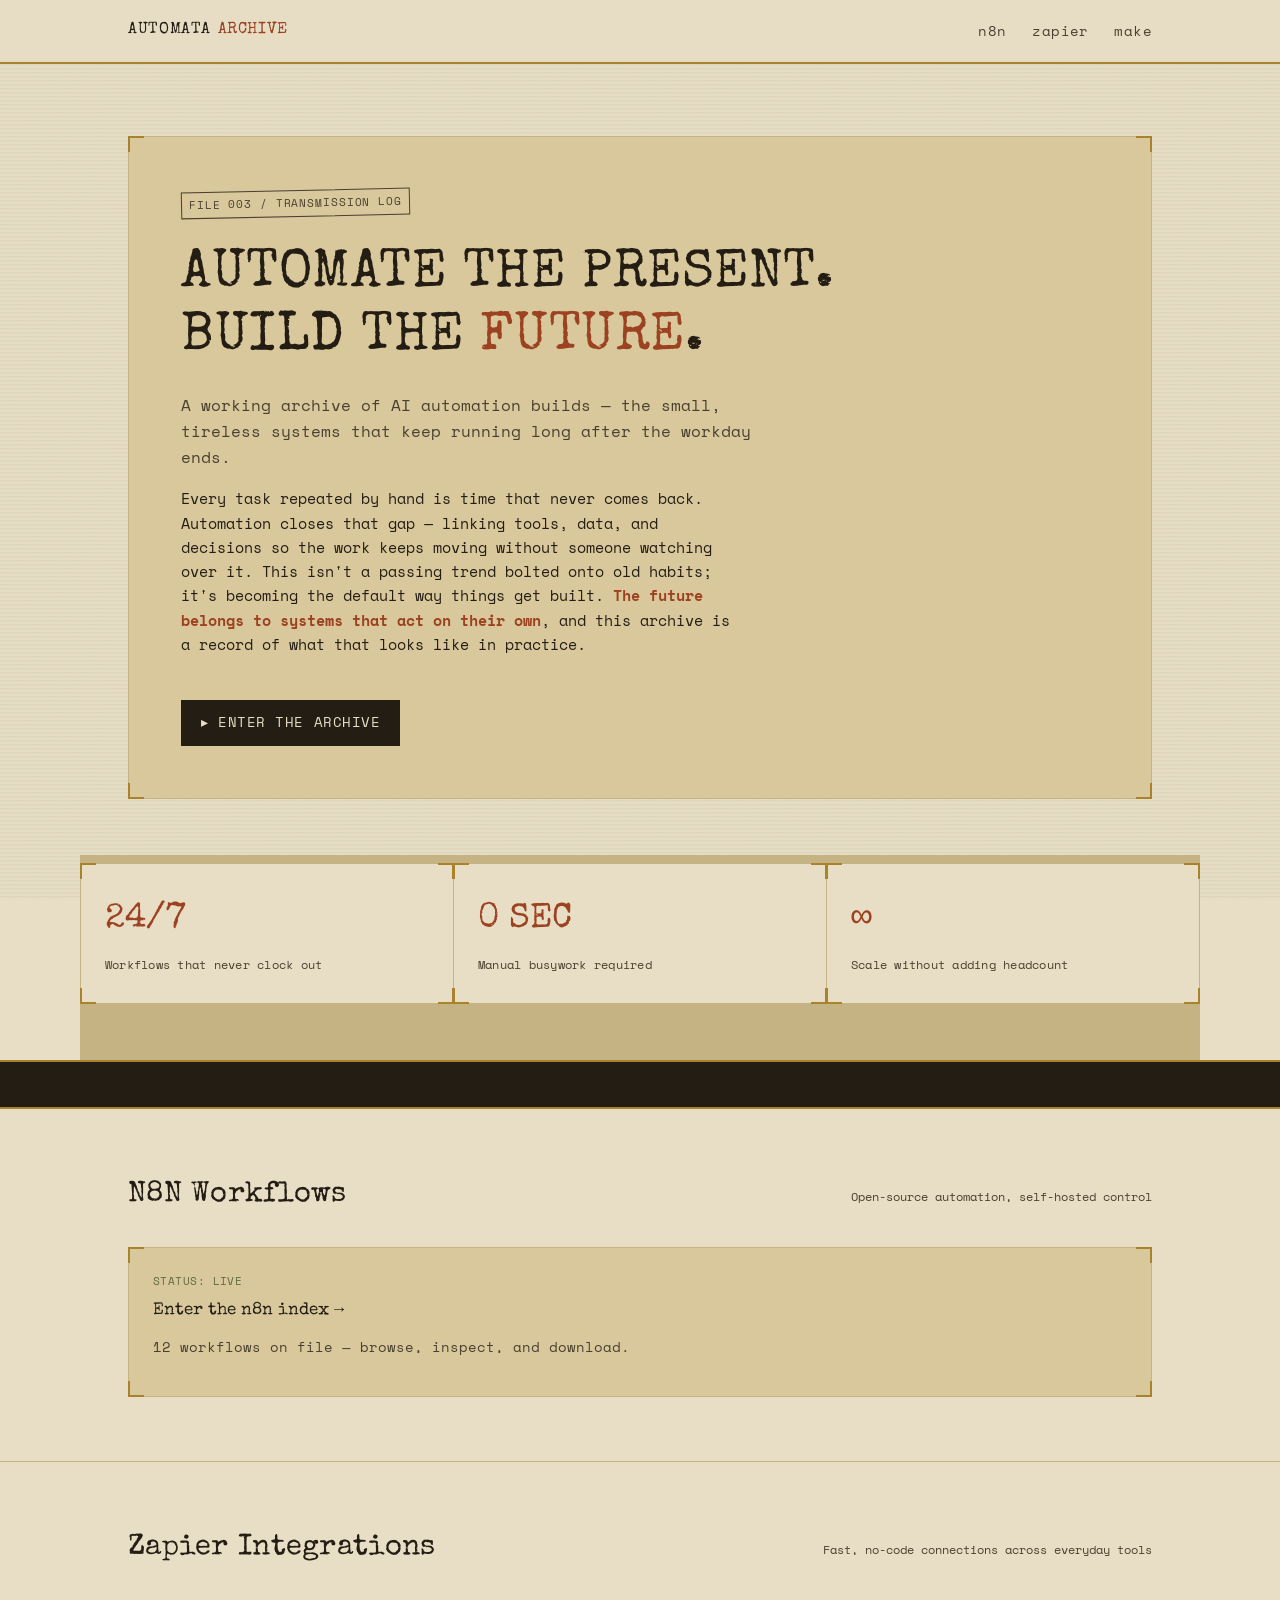
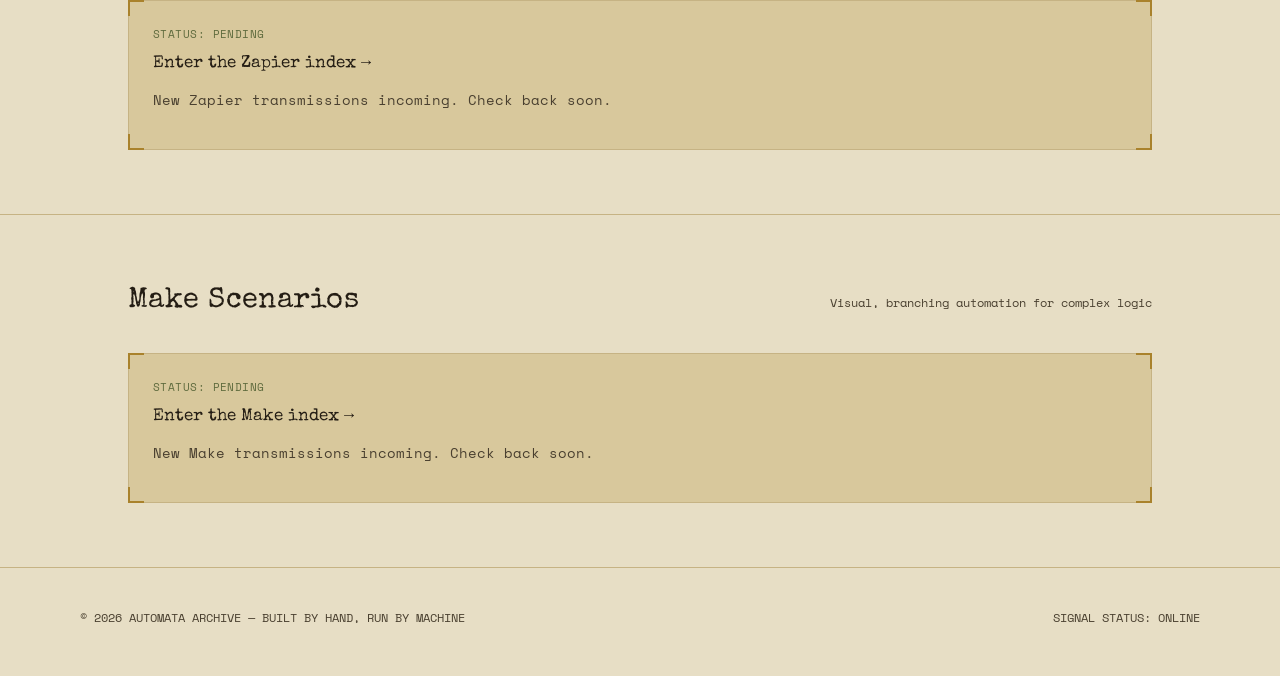
<file: index.html>
<!DOCTYPE html>
<html lang="en">
<head>
<meta charset="UTF-8">
<meta name="viewport" content="width=device-width, initial-scale=1.0">
<title>Automata Archive — AI Automation Showcase</title>
<meta name="description" content="A field archive of AI automation builds across n8n, Zapier, and Make.">

<!-- ============================================================
     FONTS
     Special Elite  -> vintage typewriter, used for display type
     Space Mono     -> doubles as retro-typewriter body copy AND
                        cyberpunk terminal/data type
     ============================================================ -->
<link rel="preconnect" href="https://fonts.googleapis.com">
<link rel="preconnect" href="https://fonts.gstatic.com" crossorigin>
<link href="https://fonts.googleapis.com/css2?family=Special+Elite&family=Space+Mono:wght@400;700&display=swap" rel="stylesheet">

<link rel="stylesheet" href="styles.css">
</head>
<body>

<!-- ============================================================
     NAVIGATION
     Links go to each platform's own dedicated page. This exact
     nav block is duplicated at the top of n8n.html / zapier.html /
     make.html — markCurrentNavLink() in script.js auto-highlights
     whichever one matches the page currently open.
     ============================================================ -->
<nav class="nav">
  <div class="nav__wrap">
    <a href="automation.html#top" class="nav__brand">AUTOMATA <span>ARCHIVE</span></a>
    <ul class="nav__links">
      <li><a href="n8n.html">n8n</a></li>
      <li><a href="zapier.html">zapier</a></li>
      <li><a href="make.html">make</a></li>
    </ul>
  </div>
</nav>

<div id="top"></div>

<!-- ============================================================
     HERO — homepage intro, explains why automation matters
     ============================================================ -->
<header class="hero">
  <div class="wrap">
    <div class="hero__panel frame">
      <span class="hero__stamp">FILE 003 / TRANSMISSION LOG</span>
      <h1>
        <span class="line">AUTOMATE THE PRESENT.</span>
        <span class="line">BUILD THE <span class="hero__future">FUTURE</span>.</span>
      </h1>
      <p class="hero__lede">A working archive of AI automation builds — the small, tireless systems that keep running long after the workday ends.</p>
      <p class="hero__body">
        Every task repeated by hand is time that never comes back. Automation closes that gap —
        linking tools, data, and decisions so the work keeps moving without someone watching over it.
        This isn't a passing trend bolted onto old habits; it's becoming the default way things get built.
        <strong>The future belongs to systems that act on their own</strong>, and this archive is a record
        of what that looks like in practice.
      </p>
      <a href="#n8n" class="btn">▸ ENTER THE ARCHIVE</a>
    </div>
  </div>
</header>

<!-- ============================================================
     STATS — quick-read readouts reinforcing the hero's point
     EDIT POINT: swap these numbers/labels for real figures anytime
     ============================================================ -->
<section class="stats wrap" aria-label="Automation at a glance">
  <div class="stat frame">
    <div class="stat__value">24/7</div>
    <div class="stat__label">Workflows that never clock out</div>
  </div>
  <div class="stat frame">
    <div class="stat__value">0 SEC</div>
    <div class="stat__label">Manual busywork required</div>
  </div>
  <div class="stat frame">
    <div class="stat__value">∞</div>
    <div class="stat__label">Scale without adding headcount</div>
  </div>
</section>

<!-- ============================================================
     TICKER — ambient system readout, purely decorative
     ============================================================ -->
<div class="ticker" aria-hidden="true">
  <span class="ticker__track">
    AUTOMATION INDEX: RISING &nbsp;//&nbsp; MANUAL LABOR: DEPRECATED &nbsp;//&nbsp;
    SIGNAL STRONG &nbsp;//&nbsp; ADAPT OR STALL &nbsp;//&nbsp; SYSTEMS ONLINE &nbsp;//&nbsp;
    THE FUTURE IS SCHEDULED, NOT PROMISED &nbsp;//&nbsp;
  </span>
</div>

<!-- ============================================================
     PLATFORM PREVIEWS
     Clicking the heading OR the tile below it takes you to that
     platform's own dedicated page (n8n.html / zapier.html /
     make.html) — that's where the real project cards will live.
     These tiles are just a teaser/entry point on the homepage.
     ============================================================ -->
<main>
  <section id="n8n" class="platform">
    <div class="wrap">
      <div class="platform__head">
        <h2><a href="n8n.html">N8N Workflows</a></h2>
        <span class="platform__tag">Open-source automation, self-hosted control</span>
      </div>
      <div class="platform__grid">
        <a href="n8n.html" class="card frame">
          <div>
            <div class="card__eyebrow">STATUS: LIVE</div>
            <div class="card__title">Enter the n8n index →</div>
          </div>
          <p class="card__desc">12 workflows on file — browse, inspect, and download.</p>
        </a>
      </div>
    </div>
  </section>

  <section id="zapier" class="platform">
    <div class="wrap">
      <div class="platform__head">
        <h2><a href="zapier.html">Zapier Integrations</a></h2>
        <span class="platform__tag">Fast, no-code connections across everyday tools</span>
      </div>
      <div class="platform__grid">
        <a href="zapier.html" class="card frame">
          <div>
            <div class="card__eyebrow">STATUS: PENDING</div>
            <div class="card__title">Enter the Zapier index →</div>
          </div>
          <p class="card__desc">New Zapier transmissions incoming. Check back soon.</p>
        </a>
      </div>
    </div>
  </section>

  <section id="make" class="platform">
    <div class="wrap">
      <div class="platform__head">
        <h2><a href="make.html">Make Scenarios</a></h2>
        <span class="platform__tag">Visual, branching automation for complex logic</span>
      </div>
      <div class="platform__grid">
        <a href="make.html" class="card frame">
          <div>
            <div class="card__eyebrow">STATUS: PENDING</div>
            <div class="card__title">Enter the Make index →</div>
          </div>
          <p class="card__desc">New Make transmissions incoming. Check back soon.</p>
        </a>
      </div>
    </div>
  </section>
</main>

<footer class="footer wrap">
  <span>© 2026 AUTOMATA ARCHIVE — BUILT BY HAND, RUN BY MACHINE</span>
  <span>SIGNAL STATUS: ONLINE</span>
</footer>

<script src="script.js"></script>

</body>
</html>
</file>
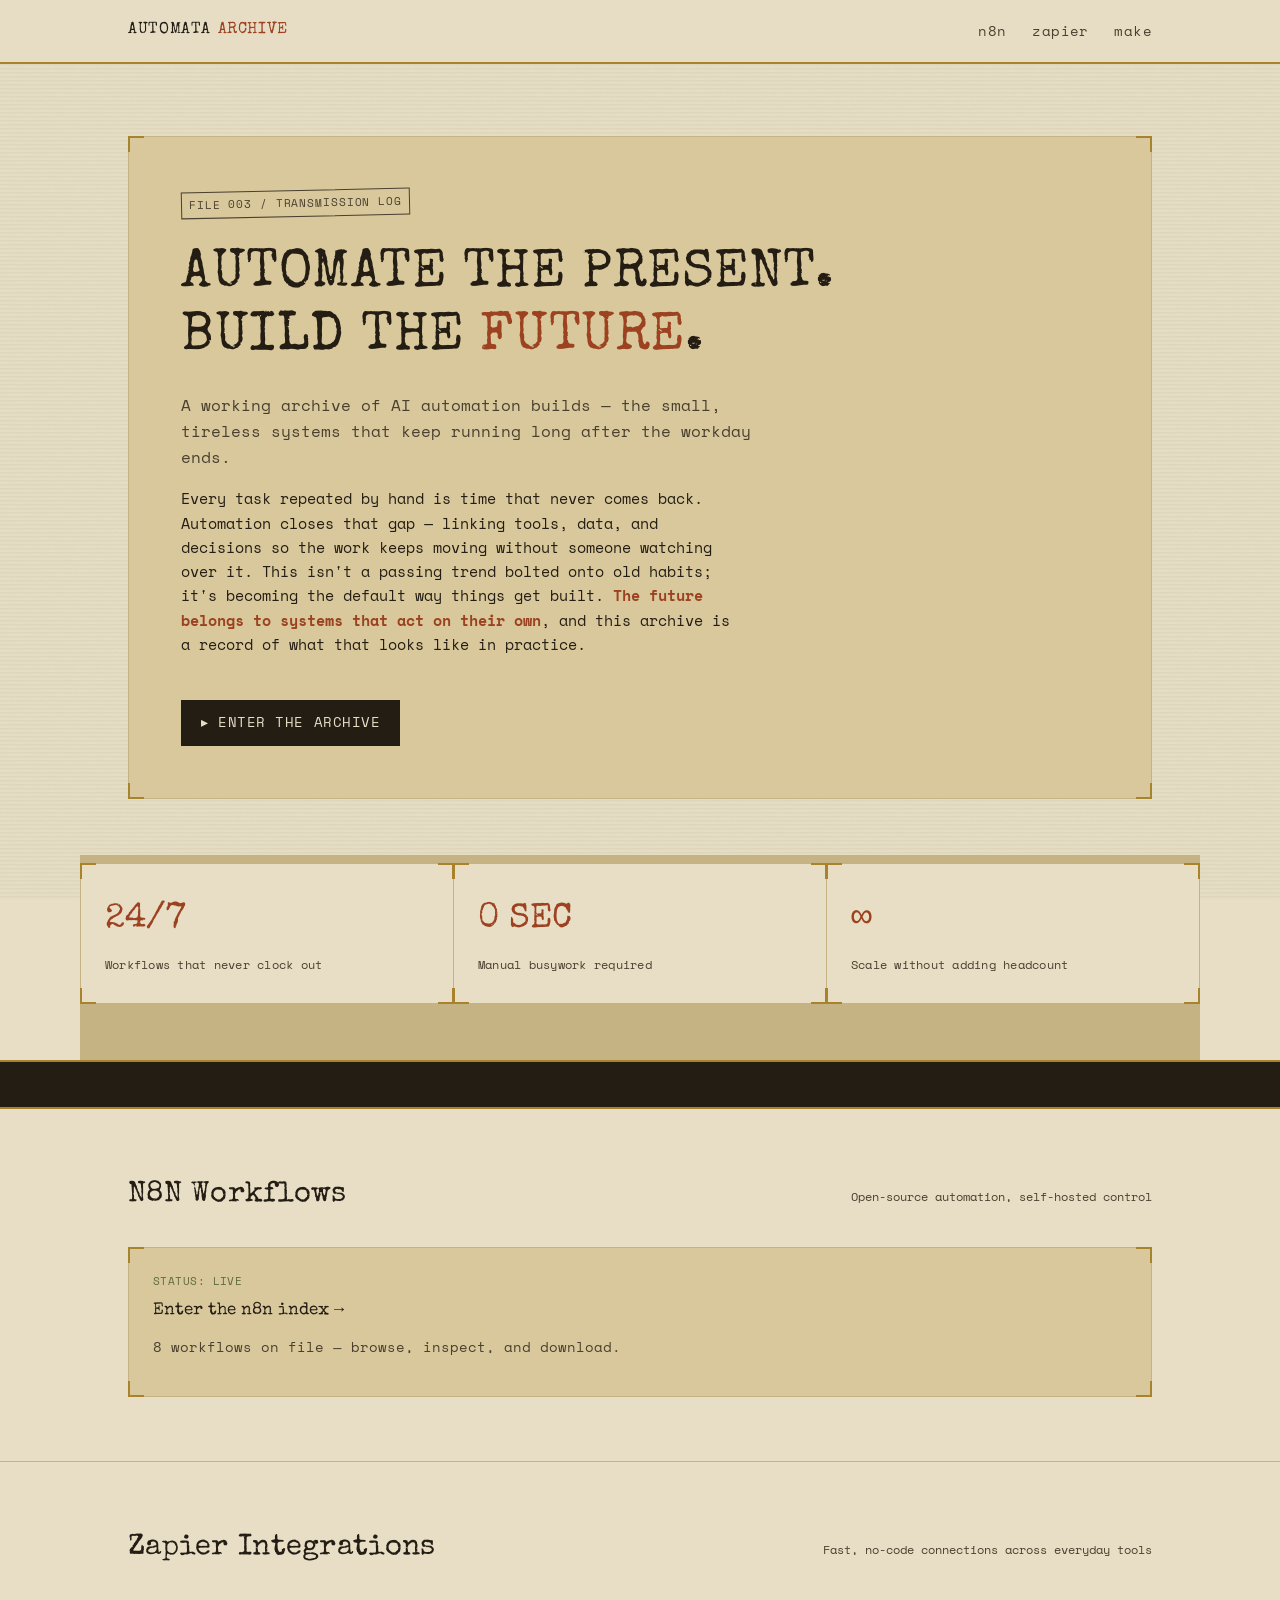
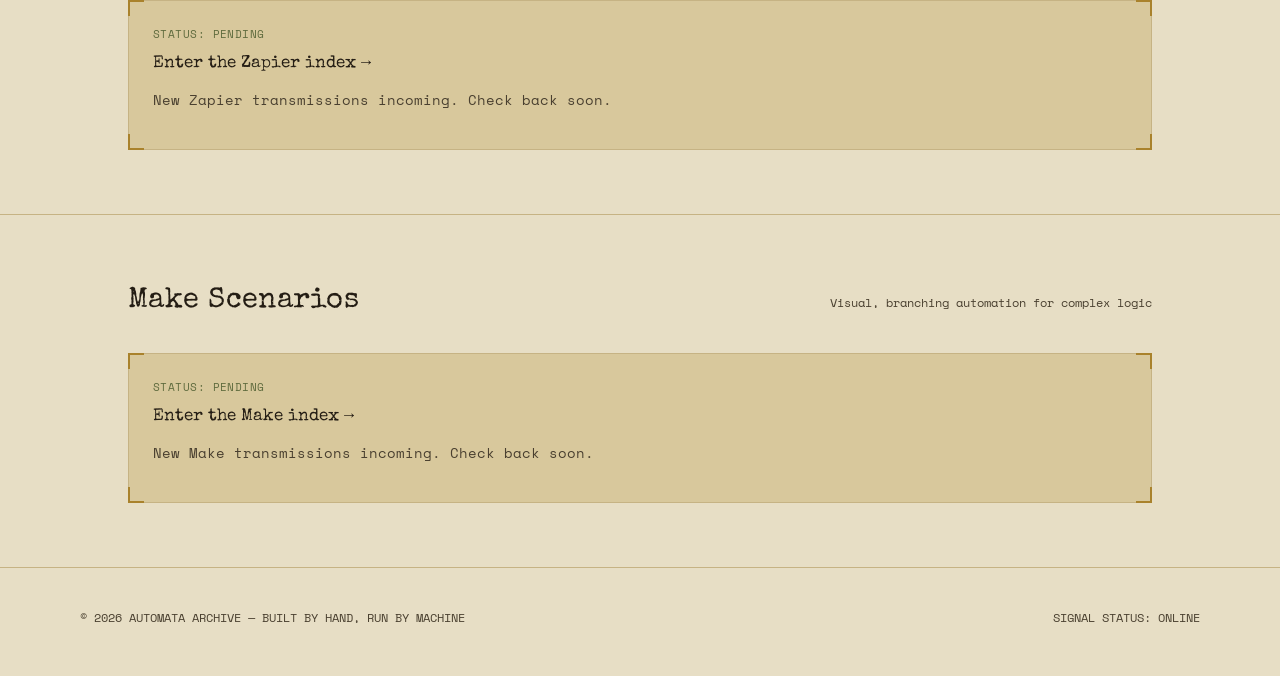
<file: automation.html>
<!DOCTYPE html>
<html lang="en">
<head>
<meta charset="UTF-8">
<meta name="viewport" content="width=device-width, initial-scale=1.0">
<title>Automata Archive — AI Automation Showcase</title>
<meta name="description" content="A field archive of AI automation builds across n8n, Zapier, and Make.">

<!-- ============================================================
     FONTS
     Special Elite  -> vintage typewriter, used for display type
     Space Mono     -> doubles as retro-typewriter body copy AND
                        cyberpunk terminal/data type
     ============================================================ -->
<link rel="preconnect" href="https://fonts.googleapis.com">
<link rel="preconnect" href="https://fonts.gstatic.com" crossorigin>
<link href="https://fonts.googleapis.com/css2?family=Special+Elite&family=Space+Mono:wght@400;700&display=swap" rel="stylesheet">

<link rel="stylesheet" href="styles.css">
</head>
<body>

<!-- ============================================================
     NAVIGATION
     Links go to each platform's own dedicated page. This exact
     nav block is duplicated at the top of n8n.html / zapier.html /
     make.html — markCurrentNavLink() in script.js auto-highlights
     whichever one matches the page currently open.
     ============================================================ -->
<nav class="nav">
  <div class="nav__wrap">
    <a href="automation.html#top" class="nav__brand">AUTOMATA <span>ARCHIVE</span></a>
    <ul class="nav__links">
      <li><a href="n8n.html">n8n</a></li>
      <li><a href="zapier.html">zapier</a></li>
      <li><a href="make.html">make</a></li>
    </ul>
  </div>
</nav>

<div id="top"></div>

<!-- ============================================================
     HERO — homepage intro, explains why automation matters
     ============================================================ -->
<header class="hero">
  <div class="wrap">
    <div class="hero__panel frame">
      <span class="hero__stamp">FILE 003 / TRANSMISSION LOG</span>
      <h1>
        <span class="line">AUTOMATE THE PRESENT.</span>
        <span class="line">BUILD THE <span class="hero__future">FUTURE</span>.</span>
      </h1>
      <p class="hero__lede">A working archive of AI automation builds — the small, tireless systems that keep running long after the workday ends.</p>
      <p class="hero__body">
        Every task repeated by hand is time that never comes back. Automation closes that gap —
        linking tools, data, and decisions so the work keeps moving without someone watching over it.
        This isn't a passing trend bolted onto old habits; it's becoming the default way things get built.
        <strong>The future belongs to systems that act on their own</strong>, and this archive is a record
        of what that looks like in practice.
      </p>
      <a href="#n8n" class="btn">▸ ENTER THE ARCHIVE</a>
    </div>
  </div>
</header>

<!-- ============================================================
     STATS — quick-read readouts reinforcing the hero's point
     EDIT POINT: swap these numbers/labels for real figures anytime
     ============================================================ -->
<section class="stats wrap" aria-label="Automation at a glance">
  <div class="stat frame">
    <div class="stat__value">24/7</div>
    <div class="stat__label">Workflows that never clock out</div>
  </div>
  <div class="stat frame">
    <div class="stat__value">0 SEC</div>
    <div class="stat__label">Manual busywork required</div>
  </div>
  <div class="stat frame">
    <div class="stat__value">∞</div>
    <div class="stat__label">Scale without adding headcount</div>
  </div>
</section>

<!-- ============================================================
     TICKER — ambient system readout, purely decorative
     ============================================================ -->
<div class="ticker" aria-hidden="true">
  <span class="ticker__track">
    AUTOMATION INDEX: RISING &nbsp;//&nbsp; MANUAL LABOR: DEPRECATED &nbsp;//&nbsp;
    SIGNAL STRONG &nbsp;//&nbsp; ADAPT OR STALL &nbsp;//&nbsp; SYSTEMS ONLINE &nbsp;//&nbsp;
    THE FUTURE IS SCHEDULED, NOT PROMISED &nbsp;//&nbsp;
  </span>
</div>

<!-- ============================================================
     PLATFORM PREVIEWS
     Clicking the heading OR the tile below it takes you to that
     platform's own dedicated page (n8n.html / zapier.html /
     make.html) — that's where the real project cards will live.
     These tiles are just a teaser/entry point on the homepage.
     ============================================================ -->
<main>
  <section id="n8n" class="platform">
    <div class="wrap">
      <div class="platform__head">
        <h2><a href="n8n.html">N8N Workflows</a></h2>
        <span class="platform__tag">Open-source automation, self-hosted control</span>
      </div>
      <div class="platform__grid">
        <a href="n8n.html" class="card frame">
          <div>
            <div class="card__eyebrow">STATUS: LIVE</div>
            <div class="card__title">Enter the n8n index →</div>
          </div>
          <p class="card__desc">8 workflows on file — browse, inspect, and download.</p>
        </a>
      </div>
    </div>
  </section>

  <section id="zapier" class="platform">
    <div class="wrap">
      <div class="platform__head">
        <h2><a href="zapier.html">Zapier Integrations</a></h2>
        <span class="platform__tag">Fast, no-code connections across everyday tools</span>
      </div>
      <div class="platform__grid">
        <a href="zapier.html" class="card frame">
          <div>
            <div class="card__eyebrow">STATUS: PENDING</div>
            <div class="card__title">Enter the Zapier index →</div>
          </div>
          <p class="card__desc">New Zapier transmissions incoming. Check back soon.</p>
        </a>
      </div>
    </div>
  </section>

  <section id="make" class="platform">
    <div class="wrap">
      <div class="platform__head">
        <h2><a href="make.html">Make Scenarios</a></h2>
        <span class="platform__tag">Visual, branching automation for complex logic</span>
      </div>
      <div class="platform__grid">
        <a href="make.html" class="card frame">
          <div>
            <div class="card__eyebrow">STATUS: PENDING</div>
            <div class="card__title">Enter the Make index →</div>
          </div>
          <p class="card__desc">New Make transmissions incoming. Check back soon.</p>
        </a>
      </div>
    </div>
  </section>
</main>

<footer class="footer wrap">
  <span>© 2026 AUTOMATA ARCHIVE — BUILT BY HAND, RUN BY MACHINE</span>
  <span>SIGNAL STATUS: ONLINE</span>
</footer>

<script src="script.js"></script>

</body>
</html>
</file>
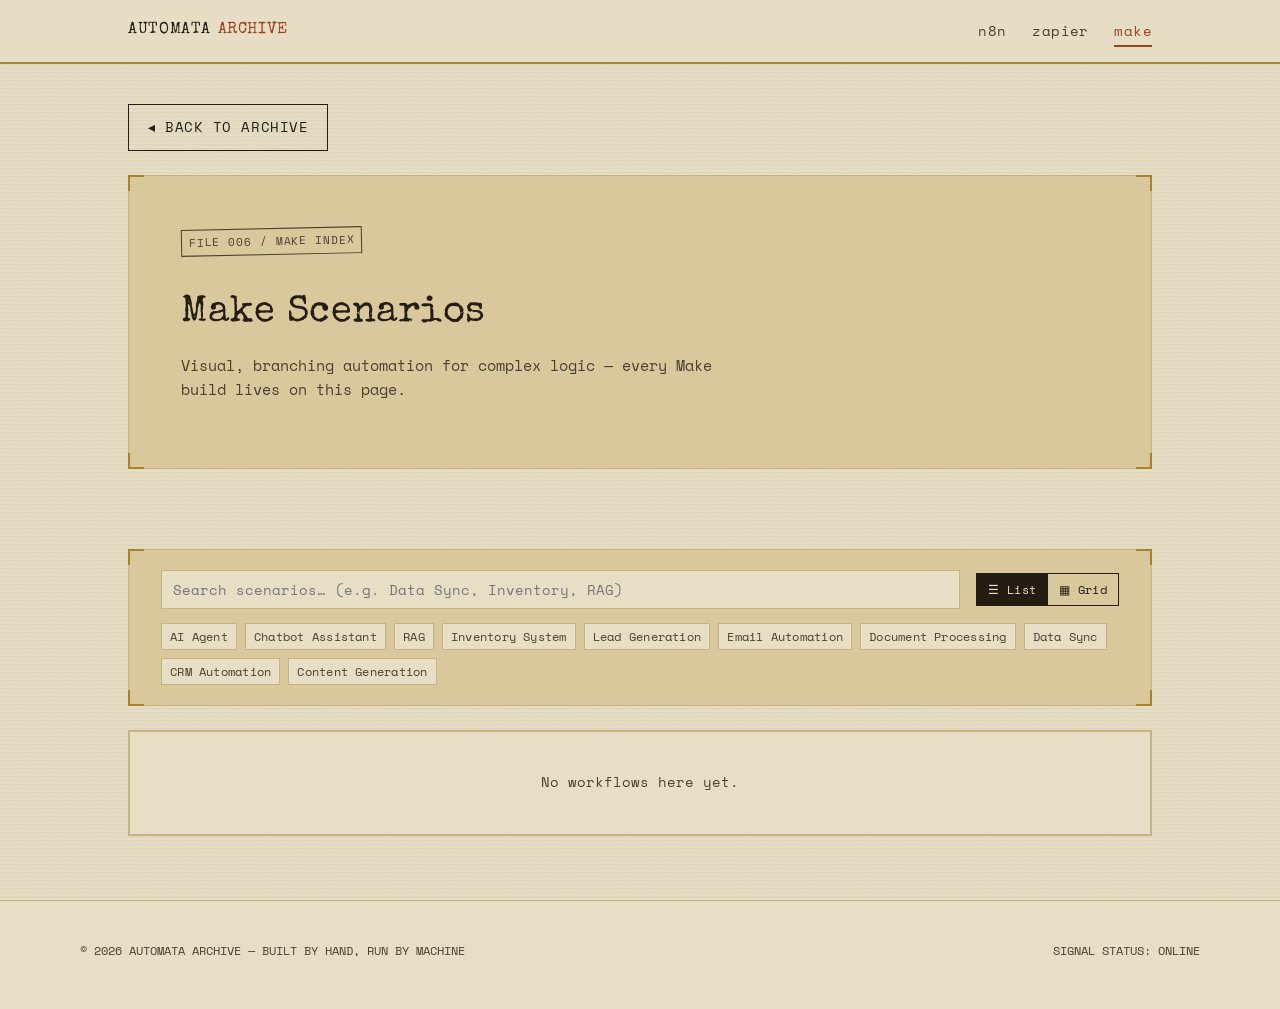
<file: make.html>
<!DOCTYPE html>
<html lang="en">
<head>
<meta charset="UTF-8">
<meta name="viewport" content="width=device-width, initial-scale=1.0">
<title>Make Scenarios — Automata Archive</title>
<meta name="description" content="Make.com automation scenarios from the Automata Archive.">

<link rel="preconnect" href="https://fonts.googleapis.com">
<link rel="preconnect" href="https://fonts.gstatic.com" crossorigin>
<link href="https://fonts.googleapis.com/css2?family=Special+Elite&family=Space+Mono:wght@400;700&display=swap" rel="stylesheet">
<link rel="stylesheet" href="styles.css">
</head>
<body>

<!-- ============================================================
     NAVIGATION — identical block on every page; script.js marks
     whichever link matches the current page automatically.
     ============================================================ -->
<nav class="nav">
  <div class="nav__wrap">
    <a href="index.html" class="nav__brand">AUTOMATA <span>ARCHIVE</span></a>
    <ul class="nav__links">
      <li><a href="n8n.html">n8n</a></li>
      <li><a href="zapier.html">zapier</a></li>
      <li><a href="make.html">make</a></li>
    </ul>
  </div>
</nav>

<header class="page-intro">
  <div class="wrap">
    <a href="automation.html" class="btn btn--ghost">◂ BACK TO ARCHIVE</a>
    <div class="hero__panel page-intro__panel frame">
      <span class="hero__stamp">FILE 006 / MAKE INDEX</span>
      <h1>Make Scenarios</h1>
      <p>Visual, branching automation for complex logic — every Make build lives on this page.</p>
    </div>
  </div>
</header>

<!-- ============================================================
     EDIT POINT: add a real Make project by adding one object to the
     MAKE_WORKFLOWS array in the inline <script> below — the search
     box, filter chips, list/grid views, modal and pagination all
     render themselves from that data (see initWorkflowBrowser() in
     script.js), exactly like the n8n page. Drop the matching
     blueprint export into /make/ and point "file" at it.
     ============================================================ -->
<main>
  <section class="platform">
    <div class="wrap">
      <div class="wf-controls frame">
        <div class="wf-controls__top">
          <input type="text" id="wfSearch" class="wf-search"
                 placeholder="Search scenarios… (e.g. Data Sync, Inventory, RAG)" autocomplete="off">
          <div class="view-toggle" id="wfViewToggle" role="group" aria-label="View style">
            <button type="button" class="view-toggle__btn is-active" data-view="list" aria-pressed="true">☰ List</button>
            <button type="button" class="view-toggle__btn" data-view="grid" aria-pressed="false">▦ Grid</button>
          </div>
        </div>
        <div class="filter-chips" id="wfChips"></div>
      </div>

      <div id="makeGrid" class="wf-list"></div>
    </div>
  </section>
</main>

<footer class="footer wrap">
  <span>© 2026 AUTOMATA ARCHIVE — BUILT BY HAND, RUN BY MACHINE</span>
  <span>SIGNAL STATUS: ONLINE</span>
</footer>

<script src="script.js"></script>
<script>
  // EDIT POINT: same shape and same rules as N8N_WORKFLOWS on the
  // n8n page — see the long comment there for what each field does,
  // the optional "image" screenshot field, and the security note on
  // scrubbing real blueprint exports before adding them here. Empty
  // for now since no scenarios are on file yet; the page shows
  // "No workflows here yet" until this array has entries.
  const MAKE_WORKFLOWS = [
    // {
    //   title: 'Example Scenario Title',
    //   status: 'LIVE',
    //   description: 'One or two sentences on what it does end to end.',
    //   stages: ['Trigger Module', 'Router', 'Action Module'],
    //   tags: ['Data Sync'],
    //   image: 'make/screenshots/example-scenario.png',
    //   file: 'make/example-scenario.json',
    //   downloadName: 'Example-Scenario.json'
    // }
  ];

  initWorkflowBrowser({
    containerSelector: '#makeGrid',
    searchSelector: '#wfSearch',
    chipsSelector: '#wfChips',
    viewToggleSelector: '#wfViewToggle',
    data: MAKE_WORKFLOWS
  });
</script>

</body>
</html>
</file>
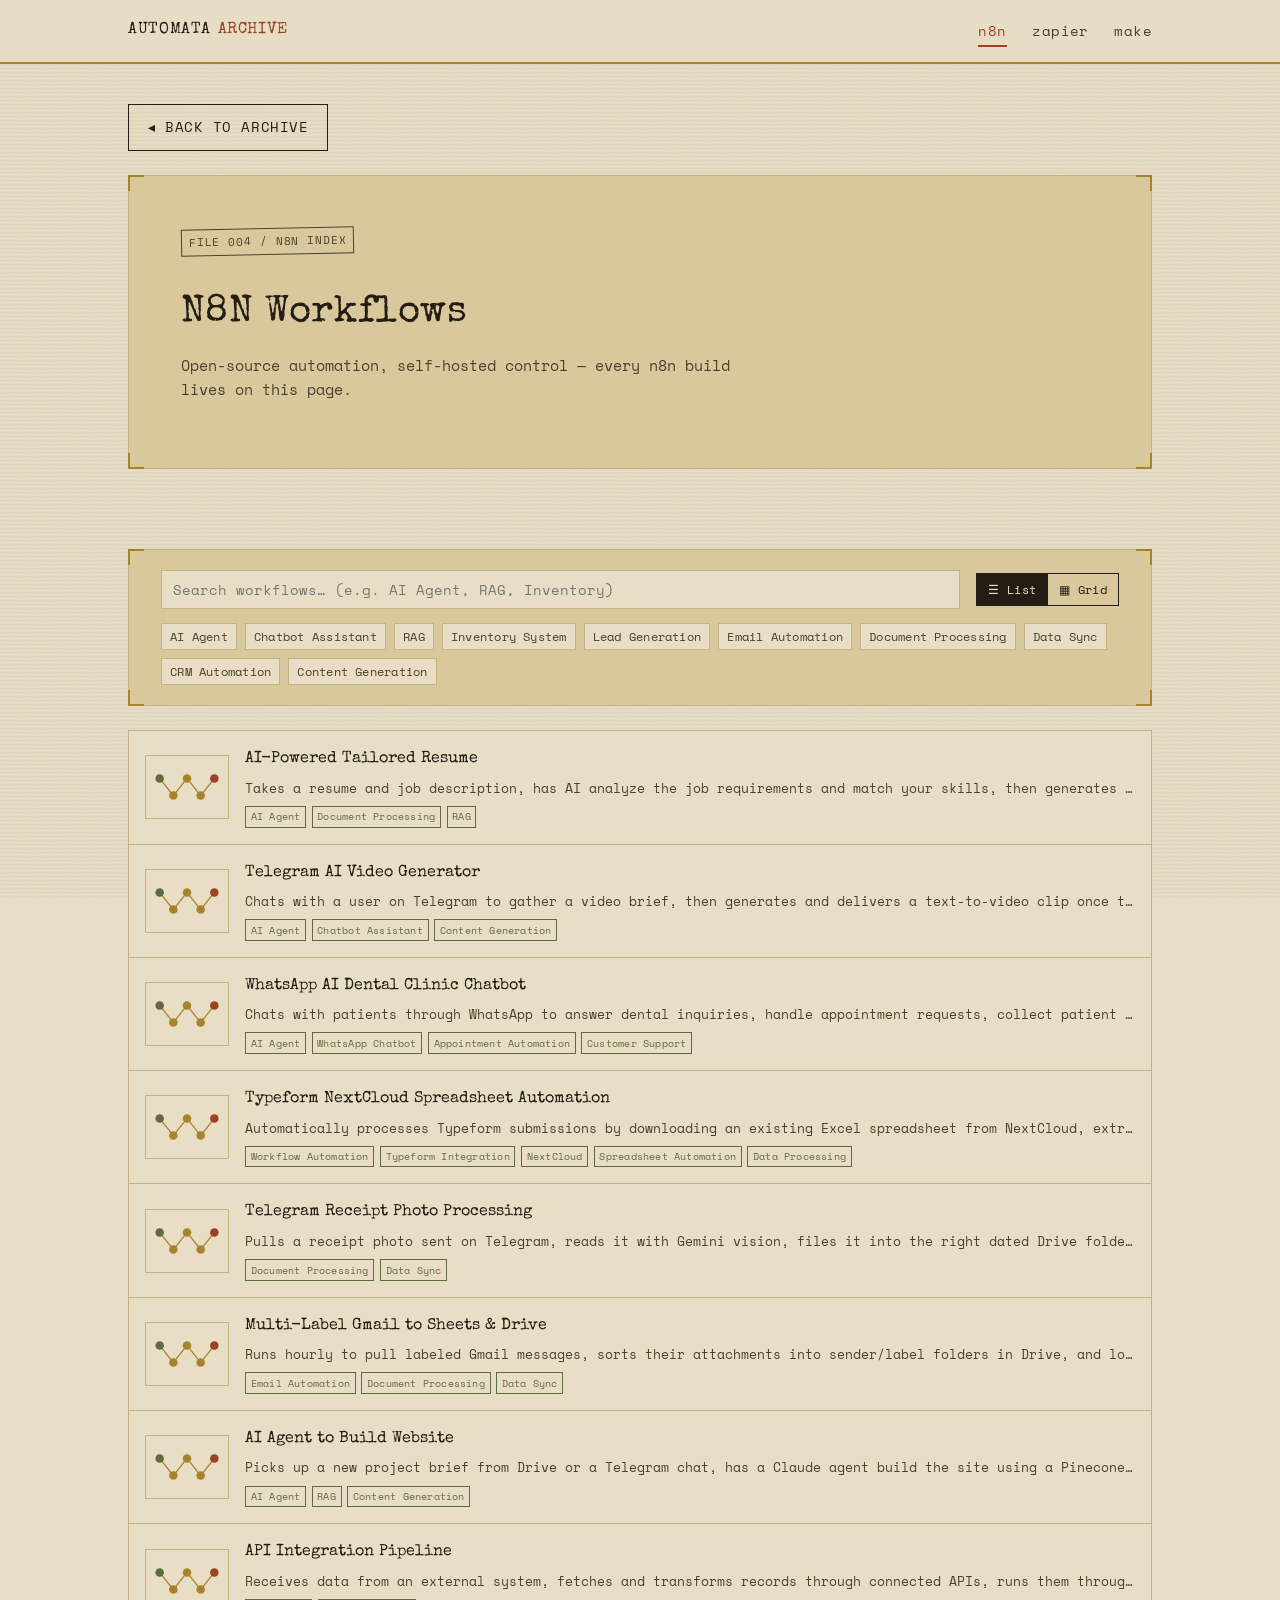
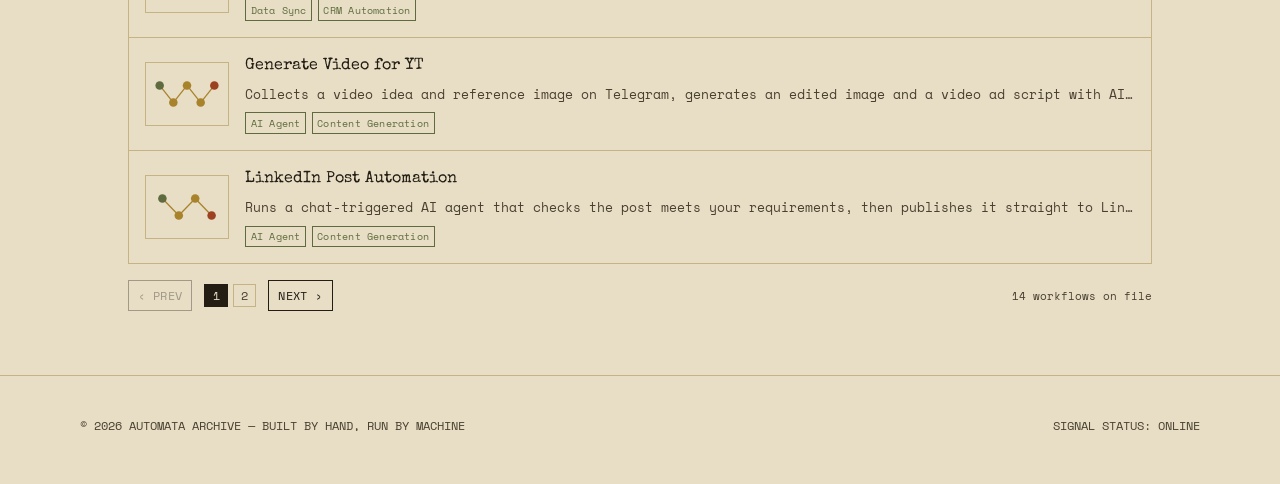
<file: n8n.html>
<!DOCTYPE html>
<html lang="en">
<head>
<meta charset="UTF-8">
<meta name="viewport" content="width=device-width, initial-scale=1.0">
<title>N8N Workflows — Automata Archive</title>
<meta name="description" content="n8n automation workflows from the Automata Archive.">

<link rel="preconnect" href="https://fonts.googleapis.com">
<link rel="preconnect" href="https://fonts.gstatic.com" crossorigin>
<link href="https://fonts.googleapis.com/css2?family=Special+Elite&family=Space+Mono:wght@400;700&display=swap" rel="stylesheet">
<link rel="stylesheet" href="styles.css">
</head>
<body>

<!-- ============================================================
     NAVIGATION — identical block on every page; script.js marks
     whichever link matches the current page automatically.
     ============================================================ -->
<nav class="nav">
  <div class="nav__wrap">
    <a href="index.html#top" class="nav__brand">AUTOMATA <span>ARCHIVE</span></a>
    <ul class="nav__links">
      <li><a href="n8n.html">n8n</a></li>
      <li><a href="zapier.html">zapier</a></li>
      <li><a href="make.html">make</a></li>
    </ul>
  </div>
</nav>

<header class="page-intro">
  <div class="wrap">
    <a href="index.html" class="btn btn--ghost">◂ BACK TO ARCHIVE</a>
    <div class="hero__panel page-intro__panel frame">
      <span class="hero__stamp">FILE 004 / N8N INDEX</span>
      <h1>N8N Workflows</h1>
      <p>Open-source automation, self-hosted control — every n8n build lives on this page.</p>
    </div>
  </div>
</header>

<!-- ============================================================
     EDIT POINT: add a real n8n project by adding one object to the
     N8N_WORKFLOWS array in the inline <script> below — the search
     box, filter chips, list/grid views and modal all render
     themselves from that data (see initWorkflowBrowser() in
     script.js). Drop the matching .json file into /n8n/ and point
     "file" at it.
     ============================================================ -->
<main>
  <section class="platform">
    <div class="wrap">
      <div class="wf-controls frame">
        <div class="wf-controls__top">
          <input type="text" id="wfSearch" class="wf-search"
                 placeholder="Search workflows… (e.g. AI Agent, RAG, Inventory)" autocomplete="off">
          <div class="view-toggle" id="wfViewToggle" role="group" aria-label="View style">
            <button type="button" class="view-toggle__btn is-active" data-view="list" aria-pressed="true">☰ List</button>
            <button type="button" class="view-toggle__btn" data-view="grid" aria-pressed="false">▦ Grid</button>
          </div>
        </div>
        <div class="filter-chips" id="wfChips"></div>
      </div>

      <div id="n8nGrid" class="wf-list"></div>
    </div>
  </section>
</main>

<footer class="footer wrap">
  <span>© 2026 AUTOMATA ARCHIVE — BUILT BY HAND, RUN BY MACHINE</span>
  <span>SIGNAL STATUS: ONLINE</span>
</footer>

<script src="script.js"></script>
<script>
  // EDIT POINT: each object here becomes one workflow. "stages" is
  // the condensed trigger -> ... -> output chain shown as both the
  // list-item thumbnail and the architecture chips in the modal.
  // "tags" drives both free-text search and the quick-filter chips
  // — reuse a name from COMMON_WORKFLOW_TAGS in script.js where it
  // fits, so the shared chip row picks it up automatically.
  //
  // "image": path to a screenshot of the workflow canvas, shown at a
  // fixed height at the top of the modal. The image is scaled to
  // fully COVER the box on both axes — same math as CSS object-fit:
  // cover — so there is never a gap of background showing on any
  // side, whatever the screenshot's own aspect ratio (see
  // fitShotImage() in script.js). Whichever axis ends up bigger than
  // the box is pannable — drag with mouse or touch to see the rest
  // (see initShotDrag() in script.js). Leave "image" out and the
  // modal shows a placeholder instead.
  //
  // SECURITY: before adding a workflow's real .json export here or
  // to /n8n, open it and strip anything tied to you personally —
  // webhook URLs, credential IDs, API keys, your server/domain,
  // email addresses, sticky-note notes. "title"/"description"/"tags"
  // also pass through a redaction filter automatically (see
  // sanitizeText() in script.js) as a backup, but that only catches
  // obvious IPs/emails/links — it is not a substitute for cleaning
  // the file yourself. The list is capped at 10 per page — see
  // PAGE_SIZE in script.js — so add as many workflows as you like.
  const N8N_WORKFLOWS = [
    {
      title: 'AI-Powered Tailored Resume',
      status: 'LIVE',
      description: 'Takes a resume and job description, has AI analyze the job requirements and match your skills, then generates and delivers a tailored, ATS-friendly resume — with built-in validation and a retry loop if the output falls short.',
      stages: ['Webhook Trigger', 'Get Resume', 'AI Analysis', 'Generate Resume', 'Validate Output', 'Save + Notify'],
      tags: ['AI Agent', 'Document Processing', 'RAG'],
      image: 'n8n workflow/screenshots/AI-Powered Tailored Resume.png',
      file: 'n8n/AI-Powered Tailored Resume.json',
      downloadName: 'AI-Powered-Tailored-Resume.json'
    },
    {
      title: 'Telegram AI Video Generator',
      status: 'LIVE',
      description: 'Chats with a user on Telegram to gather a video brief, then generates and delivers a text-to-video clip once the script is ready.',
      stages: ['Telegram Trigger', 'AI Script Agent', 'Script Ready?', 'Generate Video', 'Send to Telegram'],
      tags: ['AI Agent', 'Chatbot Assistant', 'Content Generation'],
      image: 'n8n workflow/screenshots/Telegram AI Video Generator.png',
      file: 'n8n/telegram-ai-video-generator.json',
      downloadName: 'Telegram-AI-Video-Generator.json'
    },
    {
  title: 'WhatsApp AI Dental Clinic Chatbot',
  status: 'LIVE',
  description: 'Chats with patients through WhatsApp to answer dental inquiries, handle appointment requests, collect patient information, and schedule dental consultations automatically using AI.',
   stages: [
    'WhatsApp Trigger',
    'Switch Message Type',
    'AI Agent',
    'Process Patient Inquiry',
    'Appointment Booking',
    'Google Calendar',
    'Send WhatsApp Response'
  ],
  tags: ['AI Agent', 'WhatsApp Chatbot', 'Appointment Automation', 'Customer Support'],
  image: 'n8n workflow/screenshots/WhatsApp Dental Chatbot.png',
  file: 'n8n/whatsapp-ai-dental-clinic-chatbot.json',
  downloadName: 'WhatsApp-AI-Dental-Clinic-Chatbot.json'
    },
    {
  title: 'Typeform NextCloud Spreadsheet Automation',
  status: 'LIVE',
  description: 'Automatically processes Typeform submissions by downloading an existing Excel spreadsheet from NextCloud, extracting and merging data with new form responses, converting the updated data into a spreadsheet file, and uploading the processed file back to NextCloud.',
  stages: [
    'Typeform Trigger',
    'NextCloud Download',
    'Spreadsheet File',
    'Merge Data',
    'Spreadsheet File Export',
    'NextCloud Upload',
    'Error Handler'
  ],
  tags: ['Workflow Automation', 'Typeform Integration', 'NextCloud', 'Spreadsheet Automation', 'Data Processing'],
  image: 'n8n workflow/screenshots/TypeForm into Spreadsheets.png',
  file: '',
  downloadName: 'Typeform-NextCloud-Spreadsheet-Automation.json'
     },
    {
      title: 'Telegram Receipt Photo Processing',
      status: 'LIVE',
      description: 'Pulls a receipt photo sent on Telegram, reads it with Gemini vision, files it into the right dated Drive folder, and logs the details to a spreadsheet.',
      stages: ['Telegram Trigger', 'Get Photo', 'Gemini Image Analysis', 'Drive Folder Routing', 'Upload to Drive', 'Log to Sheet'],
      tags: ['Document Processing', 'Data Sync'],
      image: 'n8n workflow/screenshots/Telegram Receipt Photo Processing.png',
      file: 'n8n/telegram-receipt-photo-processing.json',
      downloadName: 'Telegram-Receipt-Photo-Processing.json'
    },
    {
      title: 'Multi-Label Gmail to Sheets & Drive',
      status: 'LIVE',
      description: 'Runs hourly to pull labeled Gmail messages, sorts their attachments into sender/label folders in Drive, and logs each one to a spreadsheet.',
      stages: ['Hourly Trigger', 'Fetch Gmail + Labels', 'Resolve Label', 'Drive Folder Routing', 'Upload Attachments', 'Log to Sheet'],
      tags: ['Email Automation', 'Document Processing', 'Data Sync'],
      image: 'n8n workflow/screenshots/Multi-Label Gmail to Sheets & Drive.png',
      file: 'n8n/multi-label-gmail-to-sheets-drive-automation.json',
      downloadName: 'Multi-Label-Gmail-to-Sheets-Drive-Automation.json'
    },
    {
      title: 'AI Agent to Build Website',
      status: 'LIVE',
      description: 'Picks up a new project brief from Drive or a Telegram chat, has a Claude agent build the site using a Pinecone knowledge base, then pushes the files to GitHub and reports back on Telegram.',
      stages: ['Drive/Telegram Trigger', 'AI Agent (Claude + Pinecone)', 'Build Site Files', 'Push to GitHub', 'Notify on Telegram'],
      tags: ['AI Agent', 'RAG', 'Content Generation'],
      // image: 'n8n/screenshots/ai-agent-to-build-website.png', // EDIT POINT: drop a screenshot here once you have one
      file: 'n8n/ai-agent-to-build-website.json',
      downloadName: 'AI-Agent-to-Build-Website.json'
    },
    {
      title: 'API Integration Pipeline',
      status: 'LIVE',
      description: 'Receives data from an external system, fetches and transforms records through connected APIs, runs them through AI for analysis or enrichment, then updates the target system and logs the result for monitoring and retries.',
      stages: ['Webhook Trigger', 'API Request', 'Data Processing', 'AI / Business Logic', 'Update System', 'Log & Monitor'],
      tags: ['Data Sync', 'CRM Automation'],
      image: 'n8n workflow/screenshots/API Integration Pipeline.png',
      file: 'n8n/api-integration-pipeline.json',
      downloadName: 'API-Integration-Pipeline.json'
    },
    {
      title: 'Generate Video for YT',
      status: 'LIVE',
      description: 'Collects a video idea and reference image on Telegram, generates an edited image and a video ad script with AI, renders the clip, then auto-posts the finished video across TikTok, Instagram, YouTube, LinkedIn, and more.',
      stages: ['Collect Idea + Image', 'Generate Image (AI)', 'Generate Video Script', 'Render Video', 'Auto-Post to All Platforms'],
      tags: ['AI Agent', 'Content Generation'],
      image: 'n8n workflow/screenshots/Generate Video for YT.png',
      file: 'n8n/generate-video-for-yt.json',
      downloadName: 'Generate-Video-for-YT.json'
    },
    {
      title: 'LinkedIn Post Automation',
      status: 'LIVE',
      description: 'Runs a chat-triggered AI agent that checks the post meets your requirements, then publishes it straight to LinkedIn — memory-backed, so it can revise a draft over a few back-and-forth messages before it goes live.',
      stages: ['Chat Trigger', 'Check Requirements', 'LinkedIn Post Agent', 'Create Post'],
      tags: ['AI Agent', 'Content Generation'],
      image: 'n8n workflow/screenshots/LinkedIn Post Automation.png',
      file: 'n8n/linkedin-post-automation.json',
      downloadName: 'LinkedIn-Post-Automation.json'
    },
    {
      title: 'RAG Company Document Chat',
      status: 'LIVE',
      description: 'A chat assistant that answers questions using your own company documents — it retrieves the most relevant passages from a Pinecone vector store and grounds every answer in that material instead of guessing.',
      stages: ['Chat Trigger', 'AI Agent', 'Vector Store Tool', 'Pinecone Retrieval', 'Answer'],
      tags: ['AI Agent', 'RAG', 'Chatbot Assistant'],
      image: 'n8n workflow/screenshots/RAG COMPANY DOCUMENT 1.png',
      // file: 'n8n/rag-company-document-chat.json', // EDIT POINT: add the export once it's ready to share
      downloadName: 'RAG-Company-Document-Chat.json'
    },
    {
      title: 'RAG Company Document Ingestion',
      status: 'LIVE',
      description: 'The ingestion half of the company-document chat assistant — watches a Google Drive folder for new or updated files, splits and embeds each one, and keeps the Pinecone vector store in sync automatically.',
      stages: ['Drive File Created/Updated', 'Download File', 'Split Text', 'Generate Embeddings', 'Upsert to Pinecone'],
      tags: ['RAG', 'Document Processing', 'Data Sync'],
      image: 'n8n workflow/screenshots/RAG COMPANY DOCUMENT 2.png',
      // file: 'n8n/rag-company-document-ingestion.json', // EDIT POINT: add the export once it's ready to share
      downloadName: 'RAG-Company-Document-Ingestion.json'
    },
    {
      title: 'Vet Clinic Lead Generation',
      status: 'LIVE',
      description: 'Scrapes nearby veterinary clinics from Google Places, has AI draft a tailored outreach email for each one, logs the lead to Airtable, and stages a Gmail draft ready to review and send.',
      stages: ['Manual Trigger', 'Search Clinics (Google Places)', 'Extract Clinic Data', 'AI Draft Email', 'Save to Airtable', 'Create Gmail Draft'],
      tags: ['Lead Generation', 'AI Agent', 'CRM Automation'],
      image: 'n8n workflow/screenshots/Vet Clinic Lead Generation.png',
      // file: 'n8n/vet-clinic-lead-generation.json', // EDIT POINT: add the export once it's ready to share
      downloadName: 'Vet-Clinic-Lead-Generation.json'
    },
    {
      title: 'Website Chatbot',
      status: 'LIVE',
      description: 'An embeddable chat widget backed by an AI booking assistant — it checks for duplicate registrants, creates new registrant records, and books the meeting directly from the conversation, memory included.',
      stages: ['Chat Trigger', 'Booking Assistant (AI)', 'Check Duplicate Registrant', 'Create Registrant', 'Book Meeting'],
      tags: ['Chatbot Assistant', 'AI Agent', 'CRM Automation'],
      image: 'n8n workflow/screenshots/Website Chatbot.png',
      // file: 'n8n/website-chatbot.json', // EDIT POINT: add the export once it's ready to share
      downloadName: 'Website-Chatbot.json'
    }
  ];

  initWorkflowBrowser({
    containerSelector: '#n8nGrid',
    searchSelector: '#wfSearch',
    chipsSelector: '#wfChips',
    viewToggleSelector: '#wfViewToggle',
    data: N8N_WORKFLOWS
  });
</script>

</body>
</html>
</file>
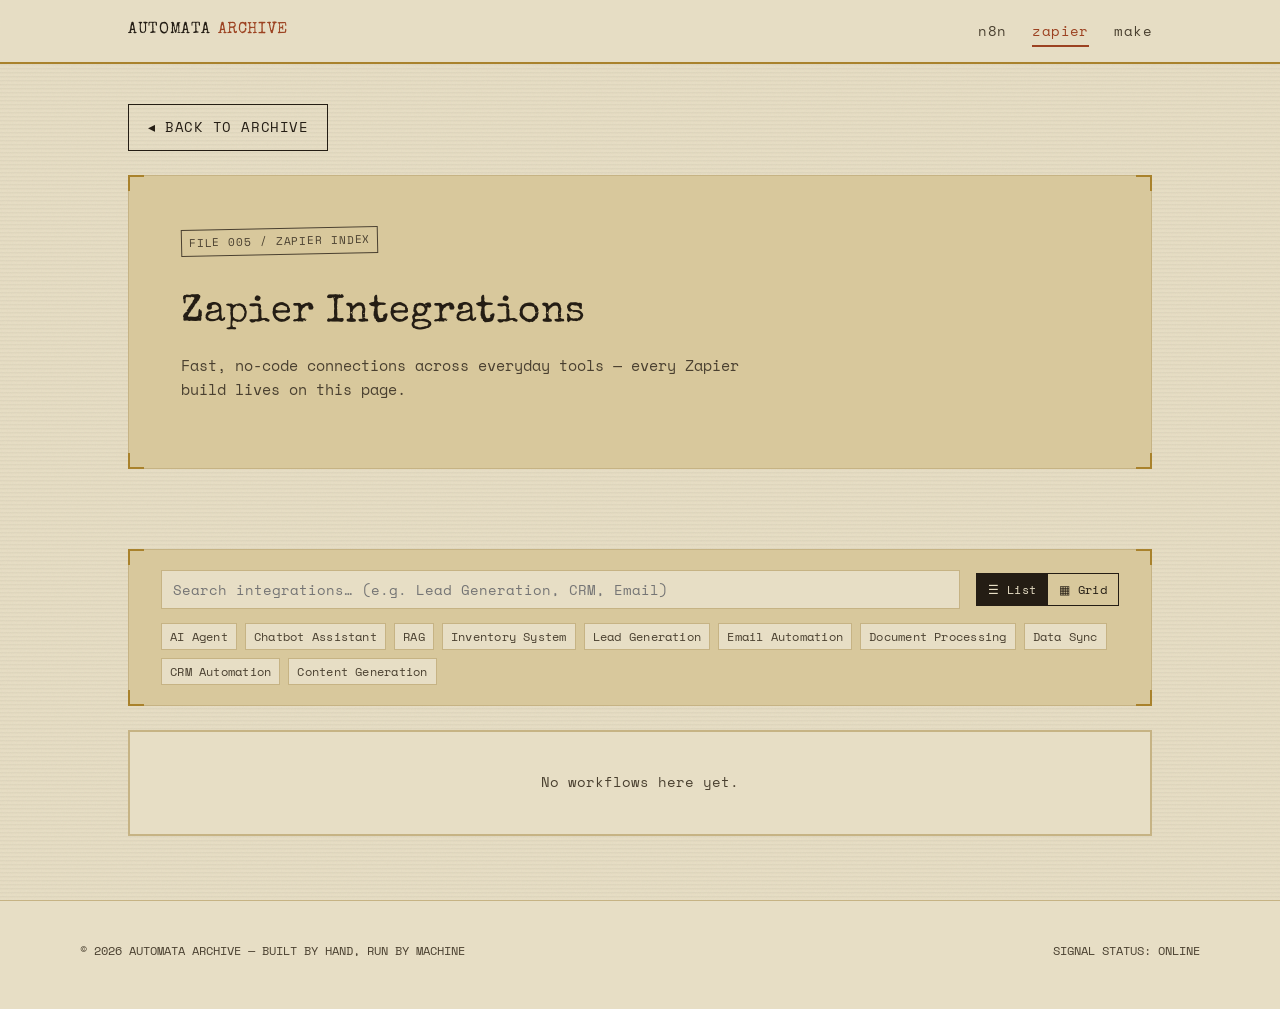
<file: zapier.html>
<!DOCTYPE html>
<html lang="en">
<head>
<meta charset="UTF-8">
<meta name="viewport" content="width=device-width, initial-scale=1.0">
<title>Zapier Integrations — Automata Archive</title>
<meta name="description" content="Zapier automation integrations from the Automata Archive.">

<link rel="preconnect" href="https://fonts.googleapis.com">
<link rel="preconnect" href="https://fonts.gstatic.com" crossorigin>
<link href="https://fonts.googleapis.com/css2?family=Special+Elite&family=Space+Mono:wght@400;700&display=swap" rel="stylesheet">
<link rel="stylesheet" href="styles.css">
</head>
<body>

<!-- ============================================================
     NAVIGATION — identical block on every page; script.js marks
     whichever link matches the current page automatically.
     ============================================================ -->
<nav class="nav">
  <div class="nav__wrap">
    <a href="index.html#top" class="nav__brand">AUTOMATA <span>ARCHIVE</span></a>
    <ul class="nav__links">
      <li><a href="n8n.html">n8n</a></li>
      <li><a href="zapier.html">zapier</a></li>
      <li><a href="make.html">make</a></li>
    </ul>
  </div>
</nav>

<header class="page-intro">
  <div class="wrap">
    <a href="automation.html" class="btn btn--ghost">◂ BACK TO ARCHIVE</a>
    <div class="hero__panel page-intro__panel frame">
      <span class="hero__stamp">FILE 005 / ZAPIER INDEX</span>
      <h1>Zapier Integrations</h1>
      <p>Fast, no-code connections across everyday tools — every Zapier build lives on this page.</p>
    </div>
  </div>
</header>

<!-- ============================================================
     EDIT POINT: add a real Zapier project by adding one object to
     the ZAPIER_WORKFLOWS array in the inline <script> below — the
     search box, filter chips, list/grid views, modal and pagination
     all render themselves from that data (see initWorkflowBrowser()
     in script.js), exactly like the n8n page. Drop the matching
     .json export into /zapier/ and point "file" at it.
     ============================================================ -->
<main>
  <section class="platform">
    <div class="wrap">
      <div class="wf-controls frame">
        <div class="wf-controls__top">
          <input type="text" id="wfSearch" class="wf-search"
                 placeholder="Search integrations… (e.g. Lead Generation, CRM, Email)" autocomplete="off">
          <div class="view-toggle" id="wfViewToggle" role="group" aria-label="View style">
            <button type="button" class="view-toggle__btn is-active" data-view="list" aria-pressed="true">☰ List</button>
            <button type="button" class="view-toggle__btn" data-view="grid" aria-pressed="false">▦ Grid</button>
          </div>
        </div>
        <div class="filter-chips" id="wfChips"></div>
      </div>

      <div id="zapierGrid" class="wf-list"></div>
    </div>
  </section>
</main>

<footer class="footer wrap">
  <span>© 2026 AUTOMATA ARCHIVE — BUILT BY HAND, RUN BY MACHINE</span>
  <span>SIGNAL STATUS: ONLINE</span>
</footer>

<script src="script.js"></script>
<script>
  // EDIT POINT: same shape and same rules as N8N_WORKFLOWS on the
  // n8n page — see the long comment there for what each field does,
  // the optional "image" screenshot field, and the security note on
  // scrubbing real Zap exports before adding them here. Empty for
  // now since no Zaps are on file yet; the page shows "No workflows
  // here yet" until this array has entries.
  const ZAPIER_WORKFLOWS = [
    // {
    //   title: 'Example Zap Title',
    //   status: 'LIVE',
    //   description: 'One or two sentences on what it does end to end.',
    //   stages: ['Trigger App', 'Filter/Format', 'Action App'],
    //   tags: ['Lead Generation'],
    //   image: 'zapier/screenshots/example-zap.png',
    //   file: 'zapier/example-zap.json',
    //   downloadName: 'Example-Zap.json'
    // }
  ];

  initWorkflowBrowser({
    containerSelector: '#zapierGrid',
    searchSelector: '#wfSearch',
    chipsSelector: '#wfChips',
    viewToggleSelector: '#wfViewToggle',
    data: ZAPIER_WORKFLOWS
  });
</script>

</body>
</html>
</file>
<file: styles.css>
/* ================================================================
   1. TOKENS — single source of truth for color / type / rhythm
   ================================================================ */
:root{
  /* -- retro / vintage base palette -- */
  --paper:        #E7DEC5;   /* aged paper background */
  --paper-deep:   #D8C89C;   /* deeper tan, panels/cards */
  --paper-line:   #C6B384;   /* hairline rules on paper */
  --ink:          #241D14;   /* near-black warm ink, body text */
  --ink-soft:     #4A4030;   /* secondary ink, muted copy */
  --rust:         #9C4221;   /* burnt rust — primary retro accent */
  --brass:        #A9822C;   /* aged brass — borders, corner frames */
  --olive:        #5F6B3E;   /* muted olive — tertiary accent */

  /* -- cyberpunk glitch palette (used sparingly + temporarily) -- */
  --cyber-black:  #0A0710;
  --cyber-cyan:   #00F0FF;
  --cyber-magenta:#FF2E92;
  --cyber-green:  #39FF88;   /* shard-glitch accent */
  --cyber-yellow: #FFD400;   /* shard-glitch accent */
  --cyber-violet: #7B2FFF;   /* shard-glitch accent */

  /* darker/readable variants used ONLY when text sitting on the
     light paper background needs to glitch — bright neon would be
     low-contrast on cream, so these stay dark enough to stay legible */
  --glitch-text-1: #A81858;  /* deep magenta */
  --glitch-text-2: #0B6E76;  /* deep teal */
  --glitch-text-3: #5B279C;  /* deep violet */
  --glitch-text-4: #7A1610;  /* deep red */

  /* -- type -- */
  --font-display: 'Special Elite', 'Courier New', monospace;
  --font-mono:    'Space Mono', 'Courier New', monospace;

  /* -- layout rhythm -- */
  --nav-height:   64px;
  --gutter:       clamp(1.25rem, 4vw, 3rem);
  --radius:       2px; /* vintage documents are square-cornered, not rounded */
}

/* ================================================================
   2. RESET / BASE
   ================================================================ */
*, *::before, *::after{ box-sizing: border-box; }
html{ scroll-behavior: smooth; }
body{
  margin: 0;
  background-color: var(--paper);
  color: var(--ink);
  font-family: var(--font-mono);
  font-size: 16px;
  line-height: 1.6;
  -webkit-font-smoothing: antialiased;
  position: relative;
  overflow-x: hidden;
}
h1, h2, h3{
  font-family: var(--font-display);
  font-weight: 400;
  margin: 0;
  letter-spacing: 0.01em;
}
p{ margin: 0 0 1em; max-width: 62ch; }
a{ color: inherit; }
img, svg{ display:block; max-width:100%; }
::selection{ background: var(--rust); color: var(--paper); }

/* focus visibility (accessibility floor) */
a:focus-visible, button:focus-visible{
  outline: 2px solid var(--cyber-cyan);
  outline-offset: 3px;
}

/* -- ambient paper grain (very low opacity, whole page) -- */
body::before{
  content:"";
  position: fixed; inset: 0;
  z-index: 1;
  pointer-events: none;
  opacity: 0.05;
  mix-blend-mode: multiply;
  background-image: url("data:image/svg+xml,%3Csvg xmlns='http://www.w3.org/2000/svg' width='120' height='120'%3E%3Cfilter id='n'%3E%3CfeTurbulence type='fractalNoise' baseFrequency='0.8' numOctaves='2' stitchTiles='stitch'/%3E%3C/filter%3E%3Crect width='100%25' height='100%25' filter='url(%23n)'/%3E%3C/svg%3E");
}
/* -- ambient CRT scanlines, whole page, barely-there -- */
body::after{
  content:"";
  position: fixed; inset: 0;
  z-index: 2;
  pointer-events: none;
  opacity: 0.035;
  background-image: repeating-linear-gradient(
    to bottom, var(--ink) 0px, var(--ink) 1px, transparent 2px, transparent 4px
  );
}

.wrap{
  max-width: 1120px;
  margin: 0 auto;
  padding: 0 var(--gutter);
  position: relative;
  z-index: 3;
}

/* ================================================================
   3. REUSABLE "FRAME" COMPONENT (corner brackets)
   Corners are injected by JS (see initFrames()) so this markup
   never has to be repeated by hand — add class="frame" to any
   panel and it gets brass viewfinder corners automatically.
   ================================================================ */
.frame{ position: relative; }
.corner{
  position: absolute;
  width: 16px; height: 16px;
  border: 0 solid var(--brass);
  pointer-events: none;
}
.corner--tl{ top: -1px;  left: -1px;  border-top-width: 2px; border-left-width: 2px; }
.corner--tr{ top: -1px;  right: -1px; border-top-width: 2px; border-right-width: 2px; }
.corner--bl{ bottom: -1px; left: -1px; border-bottom-width: 2px; border-left-width: 2px; }
.corner--br{ bottom: -1px; right: -1px; border-bottom-width: 2px; border-right-width: 2px; }

/* ================================================================
   3b. REUSABLE "SHARD GLITCH" COMPONENT
   Faceted, chromatic-split glitch — angular colour shards, in the
   spirit of the "crossing dimensions" glitch look, rebuilt here as
   original CSS shapes (no characters/artwork reproduced).

   Two uses of the same markup:
   - AMBIENT: one standalone element, fixed to the viewport (NOT
     confined to any single box), repositioned/resized/reshaped by
     JS on every cycle. It can land anywhere on screen — including
     over text, which is what lets text change colour underneath it
     (see .text-glitch-hit below and applyTextGlitchHits() in
     <script>).
   - CLICK: the same markup lives inside .btn (contained there,
     since it's reacting to that specific click) — see
     triggerButtonGlitch() in <script>.

   Shard SHAPE and COLOUR are both set inline by JS on every single
   activation (randomShardClipPath() + restyleGlitchLayer()) so no
   two glitches ever look identical — never just a plain square.
   ================================================================ */
.glitch-layer{
  position: absolute;
  pointer-events: none;
  z-index: 6;
  opacity: 0;
}
.glitch-layer--ambient{
  /* position:fixed anchors this to the VIEWPORT, not the page, and
     it's appended straight onto <body> with no transformed/filtered
     ancestor in between — so once it appears it stays locked to that
     spot on the user's screen for its full duration no matter how
     much they scroll. will-change hints the browser to keep it on
     its own compositor layer, which avoids the lag/jump some mobile
     browsers show on fixed elements during a scroll gesture. */
  position: fixed;
  z-index: 9999;
  will-change: transform, opacity;
}
.glitch-layer.is-active{
  opacity: 1;
  animation: shardJitter 0.13s steps(2, end) infinite;
}
.glitch-layer__shard{
  position: absolute; inset: 0;
  mix-blend-mode: screen;
  /* clip-path + background + transform are all set inline by JS */
}
.glitch-layer__shard--diff{ mix-blend-mode: difference; opacity: 0.75; }
@keyframes shardJitter{
  0%   { transform: translate(0,0);      filter: hue-rotate(0deg); }
  50%  { transform: translate(-2px,1px); filter: hue-rotate(30deg); }
  100% { transform: translate(2px,-1px); filter: hue-rotate(-25deg); }
}
@media (prefers-reduced-motion: reduce){
  .glitch-layer.is-active{ animation: none; }
}

/* ================================================================
   4. NAVIGATION
   ================================================================ */
.nav{
  position: fixed;
  top: 0; left: 0; right: 0;
  z-index: 500;
  height: var(--nav-height);
  display: flex;
  align-items: center;
  background: rgba(231, 222, 197, 0.92);
  backdrop-filter: blur(4px);
  border-bottom: 2px solid var(--brass);
}
.nav__wrap{
  width: 100%;
  max-width: 1120px;
  margin: 0 auto;
  padding: 0 var(--gutter);
  display: flex;
  align-items: center;
  justify-content: space-between;
  gap: 1rem;
  flex-wrap: wrap;
}
.nav__brand{
  font-family: var(--font-display);
  font-size: 1rem;
  letter-spacing: 0.04em;
  text-decoration: none;
  color: var(--ink);
  display: flex;
  align-items: baseline;
  gap: 0.4em;
}
.nav__brand span{ color: var(--rust); }
.nav__links{
  list-style: none;
  display: flex;
  gap: clamp(0.9rem, 2vw, 1.75rem);
  margin: 0; padding: 0;
}
.nav__links a{
  text-decoration: none;
  font-size: 0.85rem;
  letter-spacing: 0.03em;
  color: var(--ink-soft);
  padding: 0.3em 0;
  border-bottom: 2px solid transparent;
  transition: color 0.15s ease, border-color 0.15s ease;
}
.nav__links a:hover,
.nav__links a:focus-visible{
  color: var(--rust);
  border-color: var(--rust);
}
/* auto-applied by markCurrentNavLink() in script.js on every page */
.nav__links a.is-current{
  color: var(--rust);
  border-color: var(--rust);
}

/* ================================================================
   5. HERO
   ================================================================ */
.hero{
  padding: calc(var(--nav-height) + 4.5rem) 0 3.5rem;
}
.hero__panel{
  padding: clamp(1.75rem, 5vw, 3.25rem);
  background: var(--paper-deep);
  border: 1px solid var(--paper-line);
}
.hero__stamp{
  display: inline-block;
  font-size: 0.7rem;
  letter-spacing: 0.08em;
  color: var(--ink-soft);
  border: 1px solid var(--ink-soft);
  padding: 0.3em 0.6em;
  transform: rotate(-1.2deg);
  margin-bottom: 1.75rem;
}
.hero h1{
  font-size: clamp(2rem, 5.2vw, 3.4rem);
  line-height: 1.15;
  color: var(--ink);
}
.hero h1 .line{ display: block; }

/* -- the requested emphasis word: retro rust by default,
      flickers into cyberpunk neon on a short recurring cycle -- */
.hero__future{
  color: var(--rust);
  animation: futureFlicker 3.6s infinite;
}
@keyframes futureFlicker{
  0%, 90%, 100% { color: var(--rust); text-shadow: none; }
  91% { color: var(--cyber-cyan); text-shadow: 2px 0 var(--cyber-magenta), -2px 0 var(--cyber-cyan); }
  93% { color: var(--rust);       text-shadow: -2px 0 var(--cyber-magenta), 2px 0 var(--cyber-cyan); }
  95% { color: var(--cyber-cyan); text-shadow: 2px 0 var(--cyber-magenta), -2px 0 var(--cyber-cyan); }
  97%,100% { color: var(--rust); text-shadow: none; }
}
@media (prefers-reduced-motion: reduce){
  .hero__future{ animation: none; color: var(--rust); }
}

.hero__lede{
  margin-top: 1.5rem;
  color: var(--ink-soft);
  font-size: 1rem;
  max-width: 60ch;
}
.hero__body{
  margin-top: 1rem;
  font-size: 0.95rem;
  color: var(--ink);
}
.hero__body strong{
  color: var(--rust);
  font-weight: 700;
}

.btn{
  position: relative;
  overflow: hidden;
  display: inline-flex;
  align-items: center;
  gap: 0.5em;
  margin-top: 1.75rem;
  padding: 0.85em 1.4em;
  background: var(--ink);
  color: var(--paper);
  text-decoration: none;
  font-family: var(--font-mono);
  font-size: 0.85rem;
  letter-spacing: 0.04em;
  border: 1px solid var(--ink);
  cursor: pointer;
  transition: background 0.15s ease, color 0.15s ease, text-shadow 0.15s ease;
}
.btn:hover, .btn:focus-visible{
  background: var(--rust);
  border-color: var(--rust);
  text-shadow: 1px 0 var(--cyber-magenta), -1px 0 var(--cyber-cyan);
}
/* secondary/quiet variant — used for the "back to archive" link on
   platform pages so it doesn't compete with the primary CTA */
.btn--ghost{
  background: transparent;
  color: var(--ink);
  margin-top: 0;
  margin-bottom: 1.5rem;
}
.btn--ghost:hover, .btn--ghost:focus-visible{
  background: var(--ink);
  color: var(--paper);
  border-color: var(--ink);
}

/* ================================================================
   6. STAT / READOUT TILES
   ================================================================ */
.stats{
  padding: 0.5rem 0 3.5rem;
  display: grid;
  grid-template-columns: repeat(3, 1fr);
  gap: 1px;
  background: var(--paper-line);
  border: 1px solid var(--paper-line);
}
.stat{
  position: relative;
  background: var(--paper);
  padding: 1.75rem 1.5rem;
  text-align: left;
}
.stat__value{
  font-family: var(--font-display);
  font-size: clamp(1.6rem, 3vw, 2.2rem);
  color: var(--rust);
}
.stat__label{
  margin-top: 0.4rem;
  font-size: 0.78rem;
  color: var(--ink-soft);
  letter-spacing: 0.02em;
}
@media (max-width: 720px){
  .stats{ grid-template-columns: 1fr; }
}

/* ================================================================
   7. SIGNAL TICKER (marquee)
   ================================================================ */
.ticker{
  border-top: 2px solid var(--brass);
  border-bottom: 2px solid var(--brass);
  background: var(--ink);
  color: var(--paper-deep);
  overflow: hidden;
  white-space: nowrap;
  padding: 0.6rem 0;
}
.ticker__track{
  display: inline-block;
  font-size: 0.78rem;
  letter-spacing: 0.05em;
  padding-left: 100%;
  animation: tickerScroll 26s linear infinite;
}
@keyframes tickerScroll{
  from{ transform: translateX(0); }
  to{ transform: translateX(-100%); }
}
@media (prefers-reduced-motion: reduce){
  .ticker__track{ animation: none; padding-left: 1rem; }
}

/* ================================================================
   8. PLATFORM SECTIONS (n8n / zapier / make)
   ================================================================ */
.platform{
  padding: 4rem 0;
  scroll-margin-top: calc(var(--nav-height) + 1rem);
  border-bottom: 1px solid var(--paper-line);
}
.platform__head{
  display: flex;
  align-items: baseline;
  justify-content: space-between;
  flex-wrap: wrap;
  gap: 0.5rem 1.5rem;
  margin-bottom: 1.75rem;
}
.platform__head h2{
  font-size: clamp(1.3rem, 2.6vw, 1.8rem);
  color: var(--ink);
}
/* clicking the platform NAME (e.g. "N8N Workflows") goes to that
   platform's own page — see automation.html markup */
.platform__head h2 a{
  color: inherit;
  text-decoration: none;
  border-bottom: 2px solid transparent;
  transition: color 0.15s ease, border-color 0.15s ease;
}
.platform__head h2 a:hover,
.platform__head h2 a:focus-visible{
  color: var(--rust);
  border-color: var(--rust);
}
.platform__tag{
  font-size: 0.78rem;
  color: var(--ink-soft);
}
.platform__grid{
  display: grid;
  grid-template-columns: repeat(auto-fit, minmax(240px, 1fr));
  gap: 1.25rem;
}
/* .card doubles as a plain box (on the dedicated platform pages) and
   as a clickable link (the homepage preview tiles link out to those
   pages) — text-decoration/cursor only matter when it's an <a>. */
.card{
  padding: 1.5rem;
  background: var(--paper-deep);
  border: 1px solid var(--paper-line);
  min-height: 150px;
  display: flex;
  flex-direction: column;
  justify-content: space-between;
  text-decoration: none;
  transition: border-color 0.15s ease;
}
a.card:hover, a.card:focus-visible{
  border-color: var(--rust);
}

/* -- standalone platform pages (n8n.html / zapier.html / make.html) --
   reuse .hero__panel for the bordered background + corner frame,
   this just sizes the heading for a single-line page title instead
   of the two-line homepage headline. */
.page-intro{
  padding: calc(var(--nav-height) + 2.5rem) 0 1rem;
}
.page-intro__panel h1{
  font-size: clamp(1.6rem, 4.2vw, 2.4rem);
  color: var(--ink);
  margin-bottom: 0.5rem;
}
.page-intro__panel p{
  color: var(--ink-soft);
  font-size: 0.95rem;
}
.card__eyebrow{
  font-size: 0.7rem;
  color: var(--olive);
  letter-spacing: 0.04em;
}
.card__title{
  margin-top: 0.5rem;
  font-family: var(--font-display);
  font-size: 1.05rem;
  color: var(--ink);
}
.card__desc{
  margin-top: 0.6rem;
  font-size: 0.85rem;
  color: var(--ink-soft);
}

/* -- architecture chip chain: a condensed "blueprint" summary of a
   workflow's stages (trigger -> ... -> output), built from a plain
   JS array by buildWorkflowCard() so adding a new project later is
   just adding data, never hand-written markup. -- */
.arch{
  margin-top: 0.85rem;
  display: flex;
  flex-wrap: wrap;
  align-items: center;
  gap: 0.3rem 0;
}
.arch__node{
  font-family: var(--font-mono);
  font-size: 0.62rem;
  letter-spacing: 0.01em;
  color: var(--ink);
  background: var(--paper);
  border: 1px solid var(--paper-line);
  padding: 0.25em 0.5em;
  white-space: nowrap;
}
.arch__node:first-child{ border-color: var(--olive); color: var(--olive); }
.arch__node:last-child{ border-color: var(--rust); color: var(--rust); }
.arch__arrow{
  color: var(--brass);
  font-size: 0.7rem;
  padding: 0 0.25em;
}
/* download buttons sit inside a card, so they need to be smaller
   than the page-level CTA/back-link that .btn is normally used for */
.card .btn{
  margin: 1rem 0 0;
  align-self: flex-start;
  padding: 0.55em 0.9em;
  font-size: 0.72rem;
}

/* ================================================================
   9. FOOTER
   ================================================================ */
.footer{
  padding: 2.5rem 0 3rem;
  font-size: 0.78rem;
  color: var(--ink-soft);
  display: flex;
  justify-content: space-between;
  flex-wrap: wrap;
  gap: 0.75rem;
}

/* ================================================================
   12. WORKFLOW BROWSER — search box, quick-filter chips, list/grid
   view toggle, the horizontal list + thumbnail, and the details
   modal. All markup here is built by initWorkflowBrowser() in
   <script>, from a plain per-page data array.
   ================================================================ */
button.card{ font: inherit; text-align: left; cursor: pointer; }

.wf-controls{
  padding: 1.25rem clamp(1.25rem, 4vw, 2rem);
  background: var(--paper-deep);
  border: 1px solid var(--paper-line);
  margin-bottom: 1.5rem;
}
.wf-controls__top{
  display: flex;
  gap: 1rem;
  flex-wrap: wrap;
  align-items: center;
  justify-content: space-between;
}
.wf-search{
  flex: 1 1 240px;
  font-family: var(--font-mono);
  font-size: 0.85rem;
  padding: 0.6em 0.8em;
  background: var(--paper);
  border: 1px solid var(--paper-line);
  color: var(--ink);
}
.wf-search:focus-visible{
  outline: 2px solid var(--cyber-cyan);
  outline-offset: 2px;
}
.view-toggle{
  display: flex;
  border: 1px solid var(--ink);
  flex: none;
}
.view-toggle__btn{
  font-family: var(--font-mono);
  font-size: 0.75rem;
  letter-spacing: 0.03em;
  padding: 0.55em 0.9em;
  background: transparent;
  color: var(--ink);
  border: none;
  cursor: pointer;
  transition: background 0.15s ease, color 0.15s ease;
}
.view-toggle__btn + .view-toggle__btn{ border-left: 1px solid var(--ink); }
.view-toggle__btn.is-active{ background: var(--ink); color: var(--paper); }

.filter-chips{
  margin-top: 0.9rem;
  display: flex;
  flex-wrap: wrap;
  gap: 0.5rem;
}
.filter-chip{
  font-family: var(--font-mono);
  font-size: 0.72rem;
  letter-spacing: 0.02em;
  padding: 0.35em 0.7em;
  background: var(--paper);
  border: 1px solid var(--paper-line);
  color: var(--ink-soft);
  cursor: pointer;
  transition: border-color 0.15s ease, color 0.15s ease, background 0.15s ease;
}
.filter-chip:hover, .filter-chip:focus-visible{ border-color: var(--rust); color: var(--rust); }
.filter-chip.is-active{ border-color: var(--rust); color: var(--rust); background: var(--paper); }

/* -- thumbnail: a mini version of the .arch chip chain, drawn as a
   tiny zigzag node diagram by buildThumbnailSVG() — no image assets */
.wf-thumb{
  flex: none;
  width: 84px; height: 64px;
  background: var(--paper);
  border: 1px solid var(--paper-line);
  display: flex; align-items: center; justify-content: center;
}
.wf-thumb svg{ width: 100%; height: 100%; }

/* -- horizontal list (default view) -- */
.wf-list{
  display: flex;
  flex-direction: column;
  gap: 1px;
  background: var(--paper-line);
  border: 1px solid var(--paper-line);
}
.wf-list__item{
  display: flex;
  gap: 1rem;
  align-items: center;
  padding: 1rem;
  background: var(--paper);
  border: none;
  width: 100%;
  font: inherit;
  text-align: left;
  color: inherit;
  cursor: pointer;
  transition: background 0.15s ease;
}
.wf-list__item:hover, .wf-list__item:focus-visible{ background: var(--paper-deep); }
.wf-list__body{ flex: 1 1 auto; min-width: 0; }
.wf-list__title{
  display: block;
  font-family: var(--font-display);
  font-size: 1rem;
  color: var(--ink);
}
.wf-list__desc{
  display: block;
  margin-top: 0.3rem;
  font-size: 0.82rem;
  color: var(--ink-soft);
  overflow: hidden;
  text-overflow: ellipsis;
  white-space: nowrap;
}
.wf-list__tags{
  margin-top: 0.45rem;
  display: flex;
  gap: 0.35rem;
  flex-wrap: wrap;
}
.wf-tag{
  font-size: 0.65rem;
  letter-spacing: 0.02em;
  color: var(--olive);
  border: 1px solid var(--olive);
  padding: 0.15em 0.45em;
}
.wf-empty{
  padding: 2.5rem 1rem;
  text-align: center;
  color: var(--ink-soft);
  font-size: 0.85rem;
  background: var(--paper);
  border: 1px solid var(--paper-line);
}
@media (max-width: 560px){
  .wf-list__desc{ white-space: normal; }
}

/* -- details modal — main write-up on the left, download on the
   right, per the brief -- */
.modal-overlay{
  position: fixed; inset: 0;
  background: rgba(10, 7, 16, 0.72);
  display: flex;
  align-items: center;
  justify-content: center;
  padding: 1.5rem;
  z-index: 3000;
  opacity: 0;
  pointer-events: none;
  transition: opacity 0.18s ease;
}
.modal-overlay.is-open{ opacity: 1; pointer-events: auto; }
.modal{
  position: relative;
  width: min(860px, 100%);
  max-height: 90vh;
  overflow-y: auto;
  background: var(--paper);
  border: 1px solid var(--brass);
  /* Scrolling still works (long descriptions won't get cut off) —
     the visible scrollbar/scroll-buttons are just hidden so the
     panel reads as one clean sheet instead of a scroll box. */
  scrollbar-width: none;       /* Firefox */
  -ms-overflow-style: none;    /* old Edge/IE */
}
.modal::-webkit-scrollbar{ display: none; } /* Chrome/Safari/new Edge */
.modal__close{
  position: absolute;
  top: 0.75rem; right: 0.75rem;
  width: 28px; height: 28px;
  background: transparent;
  border: 1px solid var(--ink);
  color: var(--ink);
  font-family: var(--font-mono);
  font-size: 1rem;
  line-height: 1;
  cursor: pointer;
}
.modal__close:hover{ background: var(--ink); color: var(--paper); }

/* -- screenshot slot: a fixed-height viewport across the top of the
   modal. The image is sized in JS to a "cover" scale — at least as
   large as the box in BOTH directions (same math as object-fit:
   cover), so there is never a gap of background showing on any
   side, no matter the screenshot's own aspect ratio (see
   fitShotImage() in script.js). Whichever axis ends up larger than
   the box becomes pannable — drag with mouse or touch to see the
   rest — see initShotDrag() in script.js. -- */
.modal__shot{
  position: relative;
  width: 100%;
  height: 320px;
  background: var(--paper-deep);
  border-bottom: 1px solid var(--paper-line);
  overflow: auto;
  cursor: grab;
  scrollbar-width: none;
  -ms-overflow-style: none;
  -webkit-overflow-scrolling: touch;
}
.modal__shot::-webkit-scrollbar{ display: none; }
.modal__shot.is-dragging{ cursor: grabbing; scroll-behavior: auto; }
@media (max-width: 620px){
  .modal__shot{ height: 220px; }
}
.modal__shot-img{
  display: none;
  /* width/height are set to exact pixel values by fitShotImage() in
     script.js — deliberately no width/height/object-fit rules here,
     since a JS-computed "largest of the two fit ratios" is the only
     way to guarantee full coverage on both axes at once. */
  user-select: none;
  -webkit-user-drag: none;
  pointer-events: none; /* the wrapper (.modal__shot) owns the drag, not the <img> itself */
}
/* small "drag to see more" hint — centered on the viewport (not the
   image), low-opacity so it never gets in the way of reading the
   screenshot, and only shown once JS confirms the image actually
   overflows the box (see .modal__shot.is-draggable in script.js) */
.modal__shot-draghint{
  display: none;
  position: absolute;
  top: 50%; left: 50%;
  transform: translate(-50%, -50%);
  width: 34px; height: 34px;
  align-items: center;
  justify-content: center;
  border-radius: 50%;
  background: rgba(10, 7, 16, 0.55);
  opacity: 0.6;
  pointer-events: none;
}
.modal__shot.is-draggable .modal__shot-draghint{ display: flex; }
.modal__shot-draghint svg{ width: 18px; height: 18px; }
.modal__shot-placeholder{
  display: flex;
  position: absolute;
  inset: 0;
  align-items: center;
  justify-content: center;
  text-align: center;
  font-family: var(--font-mono);
  font-size: 0.72rem;
  letter-spacing: 0.05em;
  line-height: 1.6;
  color: var(--ink-soft);
}
.modal__body{ display: flex; flex-wrap: wrap; }
.modal__main{ flex: 1 1 340px; padding: 2.25rem; }
.modal__side{
  flex: 0 0 220px;
  padding: 2.25rem 1.75rem;
  background: var(--paper-deep);
  border-left: 1px solid var(--paper-line);
  display: flex;
  flex-direction: column;
}
@media (max-width: 620px){
  .modal__side{ border-left: none; border-top: 1px solid var(--paper-line); flex-basis: 100%; }
}
.modal__eyebrow{ font-size: 0.72rem; color: var(--olive); letter-spacing: 0.04em; }
.modal__title{ margin-top: 0.5rem; font-family: var(--font-display); font-size: 1.4rem; color: var(--ink); }
.modal__desc{ margin-top: 1rem; font-size: 0.9rem; color: var(--ink-soft); }
.modal__arch{ margin-top: 1.5rem; }
.modal__tags{ margin-top: 1.25rem; display: flex; flex-wrap: wrap; gap: 0.4rem; }
.modal__side-label{ font-size: 0.7rem; color: var(--ink-soft); letter-spacing: 0.05em; margin-bottom: 0.6rem; }
.modal__side .btn{ margin-top: auto; width: 100%; justify-content: center; }
.modal__side .btn.is-disabled{
  opacity: 0.45;
  cursor: not-allowed;
  pointer-events: none;
}

/* -- pager: shown under the list/grid only once a page has 11+
   workflows (see PAGE_SIZE in script.js). -- */
.wf-pager{
  display: flex;
  align-items: center;
  gap: 0.75rem;
  flex-wrap: wrap;
  margin-top: 1rem;
}
.wf-pager:empty{ margin-top: 0; }
.wf-pager__btn{
  font-family: var(--font-mono);
  font-size: 0.72rem;
  letter-spacing: 0.03em;
  padding: 0.5em 0.8em;
  background: var(--paper);
  border: 1px solid var(--ink);
  color: var(--ink);
  cursor: pointer;
  transition: background 0.15s ease, color 0.15s ease;
}
.wf-pager__btn:hover:not(:disabled){ background: var(--ink); color: var(--paper); }
.wf-pager__btn:disabled{ opacity: 0.35; cursor: not-allowed; }
.wf-pager__nums{ display: flex; gap: 0.35rem; flex-wrap: wrap; }
.wf-pager__page{
  font-family: var(--font-mono);
  font-size: 0.72rem;
  width: 2em; height: 2em;
  background: var(--paper);
  border: 1px solid var(--paper-line);
  color: var(--ink-soft);
  cursor: pointer;
}
.wf-pager__page:hover{ border-color: var(--rust); color: var(--rust); }
.wf-pager__page.is-active{ background: var(--ink); color: var(--paper); border-color: var(--ink); }
.wf-pager__info{
  font-family: var(--font-mono);
  font-size: 0.7rem;
  color: var(--ink-soft);
  margin-left: auto;
}

/* ================================================================
   11. TEXT GLITCH HIT — dynamic state, toggled by JS whenever the
   ambient glitch (or a button's own click-glitch) overlaps a piece
   of text. Deliberately placed LAST in the stylesheet: same
   specificity (one class) as every other colour rule above, so it
   wins by source order alone with no !important needed.
   Colour + which text it hits are both picked by JS — see
   applyTextGlitchHits() / triggerButtonGlitch() in <script>.
   ================================================================ */
.text-glitch-hit{
  color: var(--text-glitch-color, var(--rust));
  text-shadow: 1.5px 0 var(--cyber-magenta), -1.5px 0 var(--cyber-cyan);
  animation: shardJitter 0.13s steps(2, end) infinite;
}
@media (prefers-reduced-motion: reduce){
  .text-glitch-hit{ animation: none; }
}
</file>
